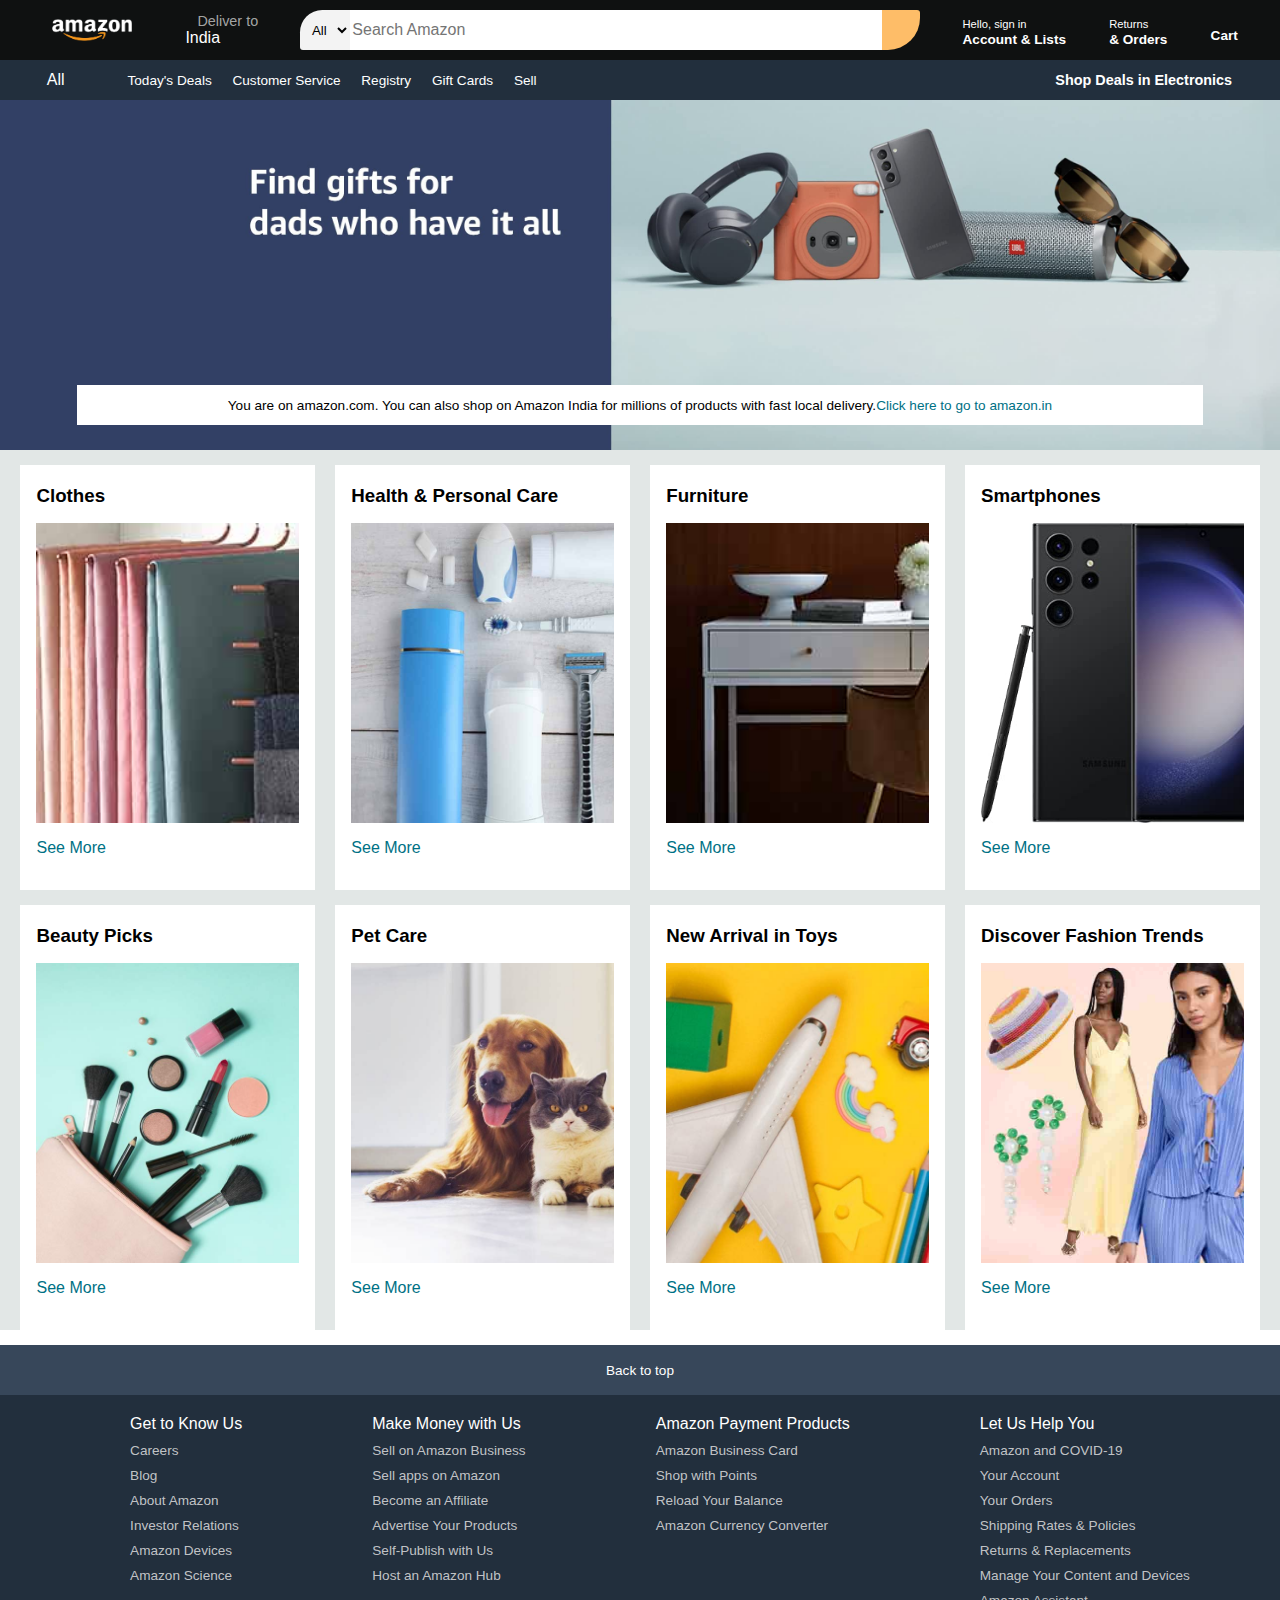
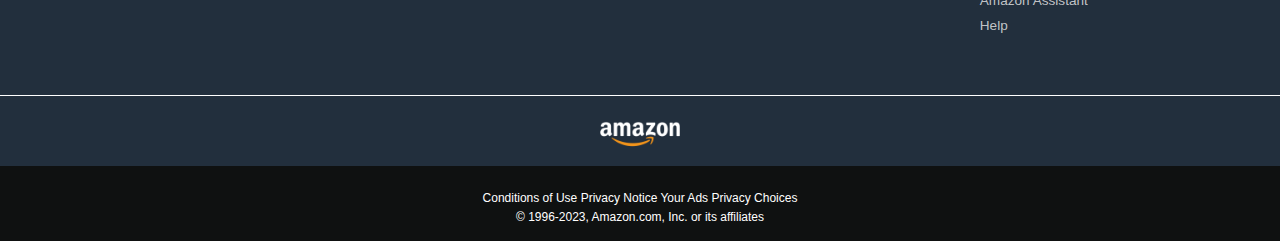
<file: Amazon_Clone/index.html>
<!DOCTYPE html>
<html lang="en">

<head>
    <meta charset="UTF-8">
    <meta name="viewport" content="width=device-width, initial-scale=1.0">
    <title>Amazon</title>
    <link rel="stylesheet" href="https://cdnjs.cloudflare.com/ajax/libs/font-awesome/6.4.0/css/all.min.css"
        integrity="sha512-iecdLmaskl7CVkqkXNQ/ZH/XLlvWZOJyj7Yy7tcenmpD1ypASozpmT/E0iPtmFIB46ZmdtAc9eNBvH0H/ZpiBw=="
        crossorigin="anonymous" referrerpolicy="no-referrer" />
    <link rel="stylesheet" href="style.css">
</head>

<body>
    <header>
        <div class="navbar">
            <div class="nav-logo border">
                <div class="logo">
                    <img src="amazon_logo.png" height="50px" width="100px">
                </div>
            </div>
            <div class="nav-location border">
                <p class="add-first">Deliver to</p>
                <div class="nav-icon">
                    <i class="fa-solid fa-location-dot"></i>
                    <p class="add-second">India</p>
                </div>
            </div>

            <div class="nav-search">
                <select class="search-select">
                    <option>All</option>
                    <option>Men's</option>
                    <option>Women's</option>
                    <option>Gadgets</option>
                    <option>Assecciories</option>
                </select>

                <input placeholder="Search Amazon" class="search-input">

                <div class="search-icon">
                    <i class="fa-solid fa-magnifying-glass"></i>
                </div>
            </div>

            <div class="nav-sign-in border">
                <p><span>Hello, sign in</span></p>
                <p class="nav-second">Account & Lists</p>
            </div>

            <div class="return border">
                <p><span>Returns</span></p>
                <p class="nav-second">& Orders</p>
            </div>

            <div class="cart border">
                <i class="fa-solid fa-cart-shopping"></i>
                Cart
            </div>
        </div>


        <div class="panel">
            <div class="panel-all ">
                <i class="fa-solid fa-bars"></i>
                All
            </div>
            <div class="panel-options">
                <p class="border">Today's Deals</p>
                <p class="border">Customer Service</p>
                <p class="border">Registry</p>
                <p class="border">Gift Cards</p>
                <p class="border">Sell</p>
            </div>
            <div class="panel-deals">
                <p class="border">Shop Deals in Electronics</p>
            </div>
        </div>
    </header>

    <div class="hero-section">
        <div class="hero-msg">
            </p>You are on amazon.com. You can also shop on Amazon India for millions of products with fast local
            delivery. <a>Click here to go to amazon.in</a></p>
        </div>
    </div>

    <div class="shop-section">
        <div class="box1 box">
            <div class="box-content">
                <h3>Clothes</h3>
                <div class="box-img" style="background-image: url(box1_image.jpg);"></div>
                <p>See More</p>
            </div>
        </div>
        <div class="box2 box">
            <div class="box-content">
                <h3>Health & Personal Care</h3>
                <div class="box-img" style="background-image: url(box2_image.jpg);"></div>
                <p>See More</p>
            </div>
        </div>
        <div class="box3 box">
            <div class="box-content">
                <h3>Furniture</h3>
                <div class="box-img" style="background-image: url(box3_image.jpg);"></div>
                <p>See More</p>
            </div>
        </div>
        <div class="box4 box">
            <div class="box-content">
                <h3>Smartphones</h3>
                <div class="box-img" style="background-image: url(box4_image.jpg);"></div>
                <p>See More</p>
            </div>
        </div>
        <div class="box5 box">
            <div class="box-content">
                <h3>Beauty Picks</h3>
                <div class="box-img" style="background-image: url(box5_image.jpg);"></div>
                <p>See More</p>
            </div>
        </div>
        <div class="box6 box">
            <div class="box-content">
                <h3>Pet Care</h3>
                <div class="box-img" style="background-image: url(box6_image.jpg);"></div>
                <p>See More</p>
            </div>
        </div>
        <div class="box7 box">
            <div class="box-content">
                <h3>New Arrival in Toys</h3>
                <div class="box-img" style="background-image: url(box7_image.jpg);"></div>
                <p>See More</p>
            </div>
        </div>
        <div class="box8 box">
            <div class="box-content">
                <h3>Discover Fashion Trends</h3>
                <div class="box-img" style="background-image: url(box8_image.jpg);"></div>
                <p>See More</p>
            </div>
        </div>
    </div>
    <footer>
        <div class="footpanel1">
            Back to top
        </div>
        <div class="footpanel2">

            <ul>
                <p>Get to Know Us</p>
                <a>Careers</a>
                <a>Blog</a>
                <a>About Amazon</a>
                <a>Investor Relations</a>
                <a>Amazon Devices</a>
                <a>Amazon Science</a>
            </ul>
            <ul>
                <p>Make Money with Us</p>
                <a>Sell on Amazon Business</a>
                <a>Sell apps on Amazon</a>
                <a>Become an Affiliate</a>
                <a>Advertise Your Products</a>
                <a>Self-Publish with Us</a>
                <a>Host an Amazon Hub</a>
            </ul>
            <ul>
                <p>Amazon Payment Products</p>
                <a>Amazon Business Card</a>
                <a>Shop with Points</a>
                <a>Reload Your Balance</a>
                <a>Amazon Currency Converter</a>
            </ul>
            <ul>
                <p>Let Us Help You</p>
                <a>Amazon and COVID-19</a>
                <a>Your Account</a>
                <a>Your Orders</a>
                <a>Shipping Rates & Policies</a>
                <a>Returns & Replacements</a>
                <a>Manage Your Content and Devices</a>
                <a>Amazon Assistant</a>
                <a>Help</a>
            </ul>
        </div>
        <div class="footpanel3">
            <div class="footlogo"></div>
        </div>
        <div class="footpanel4">
            <div class="pages">
                <a>Conditions of Use</a>
                <a>Privacy Notice</a>
                <a>Your Ads Privacy Choices</a>
            </div>
            <div class="copyright">
                © 1996-2023, Amazon.com, Inc. or its affiliates
            </div>
        </div>
    </footer>
</body>

</html>
</file>
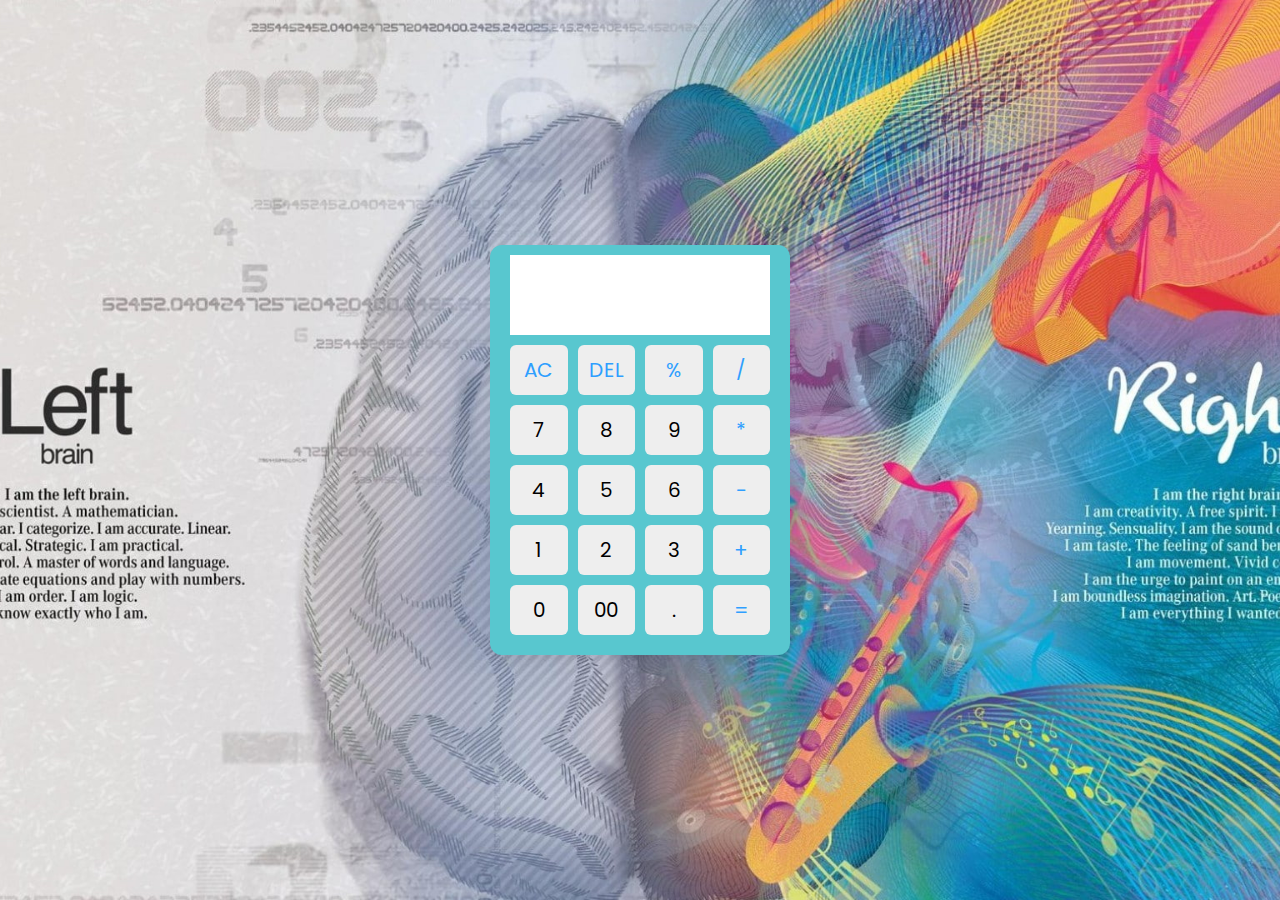
<file: Calculator/index.html>
<!DOCTYPE html>

<html lang="en">
  <head>
    <meta charset="UTF-8" />
    <meta http-equiv="X-UA-Compatible" content="IE=edge" />
    <meta name="viewport" content="width=device-width, initial-scale=1.0" />
    <title>Calculator</title>
    <link rel="stylesheet" href="style.css" />
  </head>

  <body>
    <div class="container">
      <input type="text" class="display" />

      <div class="buttons">
        <button class="operator" data-value="AC">AC</button>
        <button class="operator" data-value="DEL">DEL</button>
        <button class="operator" data-value="%">%</button>
        <button class="operator" data-value="/">/</button>

        <button data-value="7">7</button>
        <button data-value="8">8</button>
        <button data-value="9">9</button>
        <button class="operator" data-value="*">*</button>

        <button data-value="4">4</button>
        <button data-value="5">5</button>
        <button data-value="6">6</button>
        <button class="operator" data-value="-">-</button>

        <button data-value="1">1</button>
        <button data-value="2">2</button>
        <button data-value="3">3</button>
        <button class="operator" data-value="+">+</button>

        <button data-value="0">0</button>
        <button data-value="00">00</button>
        <button data-value=".">.</button>
        <button class="operator" data-value="=">=</button>
      </div>
    </div>

    <script src="script.js"></script>
  </body>
</html>
</file>
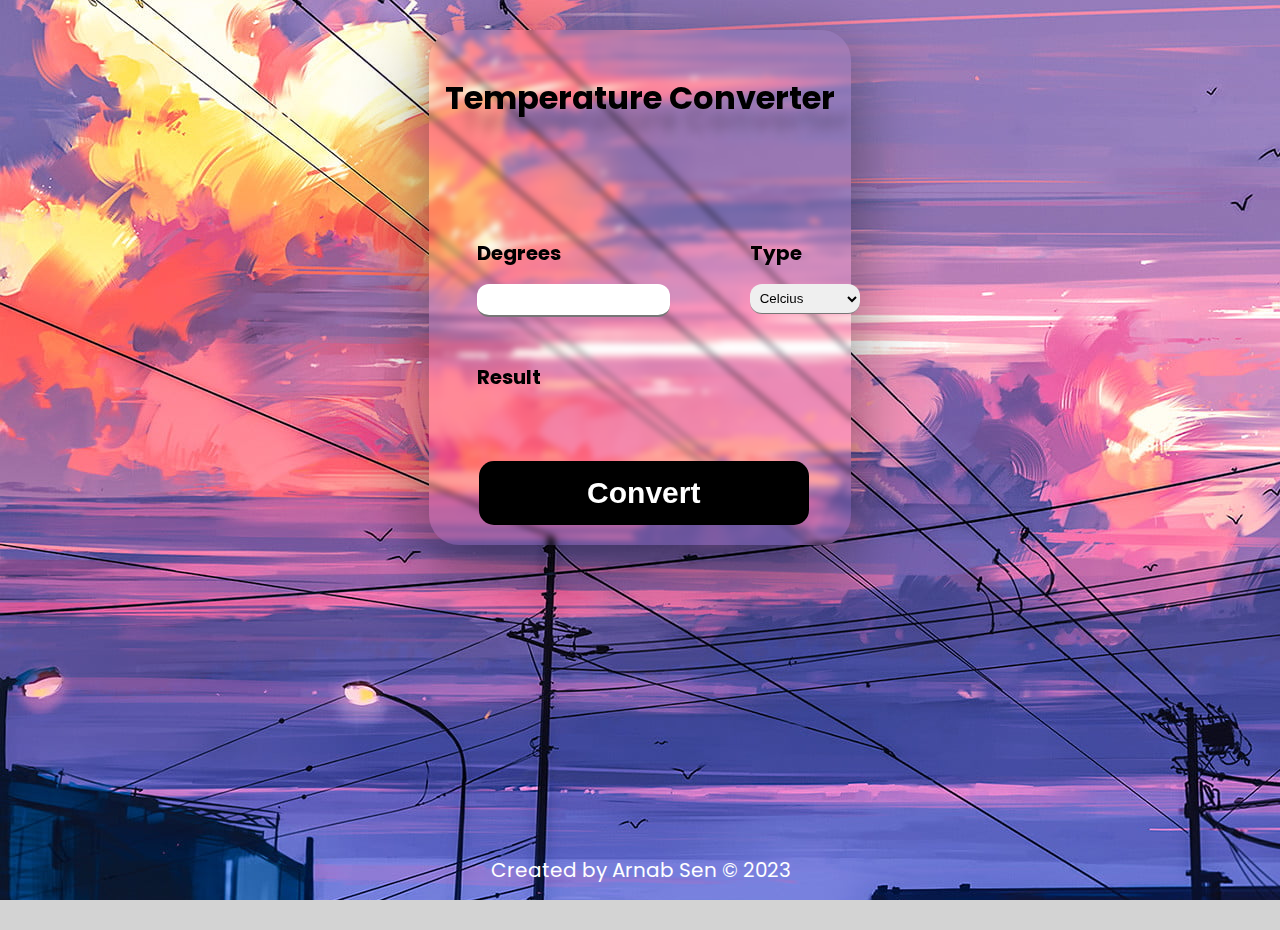
<file: Temp_Converter/index.html>
<!DOCTYPE html>
<html lang="en">

<head>
    <meta charset="UTF-8">
    <meta http-equiv="X-UA-Compatible" content="IE=edge">
    <meta name="viewport" content="width=device-width, initial-scale=1.0">
    <title>Temp Converter</title>
    <link rel="icon" type="image/png" href="dnd.png"/>
    <link rel="stylesheet" href="style.css" />
</head>

<body>

    <div id="box">
        <h1 id="headeris">Temperature Converter</h1>
        <div id="main_div">
            <div id="container">
                <form name="calculator" onsubmit="myfun();return false;">
                    <div id="column">
                        <div id="row">
                            <label>Degrees </label><br>
                            <input type="text" id="temp" name="temp">
                        </div>

                        <div id="row">
                            <label>Type </label><br>
                            <select id="select_temp" name="select_temp" id="select_temp">
                                <optgroup label="Temperature">
                                    <option value="Celcius" name="celcius">Celcius</option>
                                    <option value="Fehranheit" name="fahrenheit">Fahrenheit</option>
                                </optgroup>
                            </select>
                        </div>
                    </div>
                    <br>
                    <div id="row">
                        <label>Result </label><br>
                        <div id="resultcontainer">
                            <span id="myresult"></span>
                        </div>
                    </div>
                    <br />
                    <input type="submit" id="btn1" value="Convert" />
                </form>

            </div>
        </div>
    </div>
    <div class="copyright">
        <p>Created by Arnab Sen © 2023</p>
    </div>
</body>
<script src="script.js"></script>

</html>
</file>
<file: Amazon_Clone/style.css>
* {
    margin: 0;
    font-family: Arial, Helvetica, sans-serif;
}

.navbar {
    height: 60px;
    background-color: #0F1111;
    color: white;
    display: flex;
    justify-content: space-evenly;
    align-items: center;
}

.nav-logo {
    height: 50px;
    width: 100px;
}

.border {
    border: 1.5px solid transparent;
}

.border:hover {
    border: 2px solid white;
}

.nav-icon {
    display: flex;
}

.add-first {
    color: #CCCC;
    font-size: 0.9rem;
    margin-left: 12px;
}

.add-second {
    color: white;
    font-size: 1rem;
}

.nav-search {
    display: flex;
    justify-content: space-evenly;
    height: 40px;
    width: 620px;
    border-radius: 5px;
}

.nav-search:hover {
    border: 2px solid orange;
}

.search-select {
    background-color: #f3f3f3;
    width: 50px;
    text-align: center;
    border-top-left-radius: 3ch;
    border-bottom-left-radius: 3px;
    border: none;
}

.search-input {
    width: 100%;
    font-size: 1rem;
    border: none;
}

.search-icon {
    width: 45px;
    display: flex;
    align-items: center;
    justify-content: center;
    font-size: 1.2rem;
    background-color: #febd68;
    color: #0F1111;
    /* here the icon is treated as the text*/
    border-top-right-radius: 3px;
    border-bottom-right-radius: 3ch;
}

span {
    font-size: 0.7rem;
}

.nav-second {
    font-size: 0.85rem;
    font-weight: 700;
}


.cart i {
    font-size: 30px;
}

.cart {
    font-size: 0.85rem;
    font-weight: 700;
}

/*panel bar*/


.panel {
    height: 40px;
    background-color: #222f3d;
    display: flex;
    color: white;
    align-items: center;
    justify-content: space-evenly;
}

.panel-options p {
    display: inline;
    margin-left: 15px;
}

.panel-options {
    width: 70%;
    font-size: 0.85rem;
}

.panel-deals {
    font-size: 0.9rem;
    font-weight: 700;
}

/*body part  ...  hero-section*/



.hero-section {
    background-image: url(hero_image.jpg);
    background-size: cover;
    background-repeat: no-repeat;
    height: 350px;
    display: flex;
    justify-content: center;
    align-items: flex-end;


}

.hero-msg {
    background-color: white;
    color: black;
    height: 40px;
    width: 88%;
    display: flex;
    align-items: center;
    justify-content: center;
    font-size: 0.85rem;
    margin-bottom: 25px;
}

.hero-msg a {
    color: #007185;
}

/*shopping boxes*/



.shop-section {
    display: flex;
    flex-wrap: wrap;
    justify-content: space-evenly;
    background-color: #e2e7e6;
}

.box {
    background-color: white;
    height: 390px;
    width: 23%;
    padding: 20px 0px 15px;
    margin-top: 15px;
}

.box-img {
    height: 300px;
    background-size: cover;
    margin-top: 1rem;
    margin-bottom: 1rem;
}

.box-content {
    margin-left: 1rem;
    margin-right: 1rem;
}

.box-content p {
    color: #007185;
}

/*footer*/



footer {
    margin-top: 15px;
}

.footpanel1 {
    height: 50px;
    display: flex;
    align-items: center;
    justify-content: center;
    background-color: #37475a;
    color: white;
    font-size: 0.85rem;
}

.footpanel2 {
    background-color: #222f3d;
    color: white;
    height: 300px;
    display: flex;
    justify-content: space-evenly;
}

ul a {
    display: block;
    font-size: 0.85rem;
    margin-top: 10px;
    color: #DDDD;
}

ul {
    margin-top: 20px;
}

.footpanel3 {
    height: 70px;
    background-color: #222f3d;
    border-top: 0.5px solid white;
    display: flex;
    align-items: center;
    justify-content: center;
}

.footlogo {
    background-image: url(amazon_logo.png);
    background-size: cover;
    height: 50px;
    width: 100px;
}
.footpanel4{
    background-color: #0f1111;
    color: white;
    height: 75px;
}
.pages{
    font-size: 0.75rem;
    text-align: center;
    padding-top: 25px;
}
.copyright{
    font-size: 0.75rem;
    text-align: center;
    padding-top: 5px;
}
</file>
<file: Calculator/style.css>
/* Import Google font - Poppins */
@import url("https://fonts.googleapis.com/css2?family=Poppins:wght@300;400;500;600;700&display=swap");
* {
  margin: 0;
  padding: 0;
  box-sizing: border-box;
  font-family: "Poppins", sans-serif;
}
body {
  height: 100vh;
  display: flex;
  align-items: center;
  justify-content: center;
  background-image: url(background.jpg);
  background-position: center;
  background-size: cover;
}
.container {
  position: relative;
  max-width: 300px;
  width: 100%;
  border-radius: 12px;
  padding: 10px 20px 20px;
  background: #58c7cf;
  box-shadow: 0 5px 10px rgba(0, 0, 0, 0.05);
}
.display {
  height: 80px;
  width: 100%;
  outline: none;
  border: none;
  text-align: right;
  margin-bottom: 10px;
  font-size: 25px;
  color: #000e1a;
  pointer-events: none;
}
.buttons {
  display: grid;
  grid-gap: 10px;
  grid-template-columns: repeat(4, 1fr);
}
.buttons button {
  padding: 10px;
  border-radius: 6px;
  border: none;
  font-size: 20px;
  cursor: pointer;
  background-color: #eee;
}
.buttons button:active {
  transform: scale(0.99);
}
.operator {
  color: #2f9fff;
}
</file>
<file: Temp_Converter/style.css>
@import url("https://fonts.googleapis.com/css2?family=Poppins:wght@300;400;500;600;700;800;900&display=swap");

*{
    margin:0;
    padding:0;

}
body {    
    background-image: url("background.jpg");
    background-attachment: fixed;  
    background-color: lightgray;  
    font-family: "Poppins", sans-serif;
    }

body{
   margin-top: 30px;
   height:100vh ;
    width:100vw;
    display: flex;
    flex-direction: column;
    justify-content:flex-start;
    align-items:center;
    overflow-y: hidden;
    overflow-x: hidden;
    
}
#box{
    width:33%;
    border-radius: 30px;
    backdrop-filter: blur(3px);
    box-shadow: rgba(0, 0, 0, 0.406) 0px 22px 70px 4px;
    
}
#main_div
{
    color: black;
    height:60%;

   
}

#column{
    display: flex;
}
#row{
    
    margin-bottom: 4px;
    font-weight: bold;
}
label{
    font-weight: bold;
    margin: 1rem 3rem;
    font-size: 20px;

}
#headeris{
    margin: 1rem;
    font-size: 2rem;
    text-align: center;
    font-weight: bold;
    height:16vh;
    /* color:coral; */
    margin-top: 44px;
    text-shadow: 16px 22px 11px rgba(0, 0, 0, 0.192);
}

#container{
    /* text-align: center; */
    margin-top: 20px;
    
}

input,select{
    padding:3%;
    margin: 1rem 3rem;
    border-top: #000000;
    border-left: #000000;
    border-right: #000000;
    border-radius: 12px;
    /* border-radius: 5px; */
}

#btn1{
    
    margin: 20px 50px;
    padding:15px 55px;
    background-color: black;
    color:white;
    font-weight: bold;
    border:none;
    font-size: 30px;
    border-radius: 15px;
    width: 330px;
    

}

#btn1:hover{
    background-color: rgb(125, 123, 112);
    color: #000000;
}

#myresult{
    font-size: 1.8rem;
    text-align: center;
    margin-top: 20px;
}

#resultcontainer{
    display: flex;
    justify-content:center;
    align-items: center;
    margin-bottom: 0.1px;
    
}

form{
    margin-top:1px;
}

.copyright {
    position: absolute;
    bottom: 0;
    margin: 20px 0 15px;
    font-size: 20px;
    color: #fff;
  }
</file>
